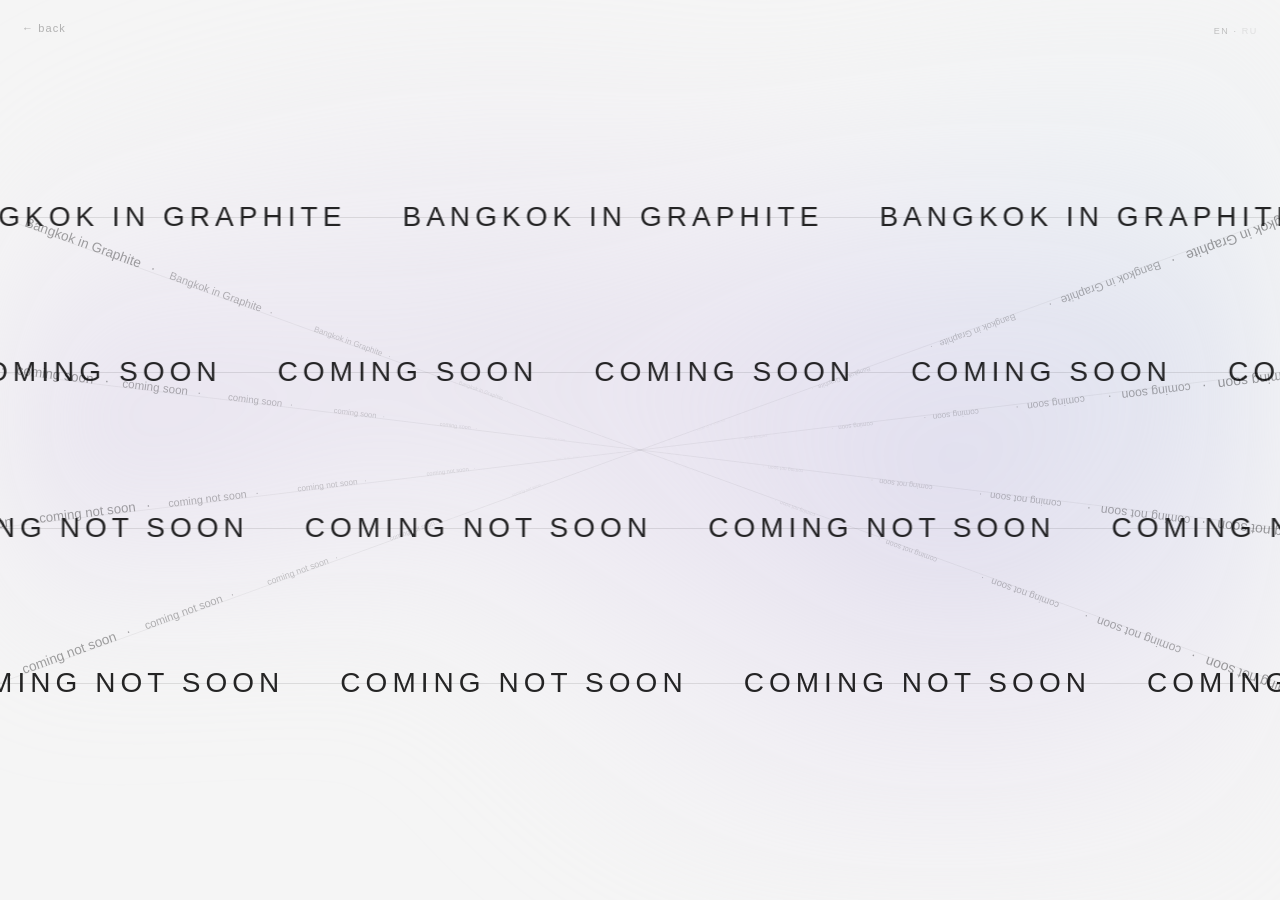
<file: collections/index.html>
<!DOCTYPE html>
<html lang="en">
<head>
  <meta charset="UTF-8" />
  <meta name="viewport" content="width=device-width, initial-scale=1.0, maximum-scale=1.0, user-scalable=no" />
  <title>Collections — VoidWall</title>
  <link rel="icon" type="image/svg+xml" href="../favicon.svg">
  <style>
    * { margin: 0; padding: 0; box-sizing: border-box; }

    body {
      background: #f5f5f5;
      font-family: 'Segoe UI', sans-serif;
      height: 100vh;
      overflow: hidden;
      -webkit-user-select: none;
      user-select: none;
    }

    #back {
      position: fixed;
      top: 22px; left: 22px; z-index: 10;
      font-size: 11px;
      color: rgba(0,0,0,0.28);
      letter-spacing: 0.10em;
      text-decoration: none;
      transition: color 0.2s;
    }
    #back:hover { color: rgba(0,0,0,0.65); }

    #lines {
      position: fixed;
      inset: 0;
      display: flex;
      flex-direction: column;
      justify-content: space-evenly;
      padding: 10vh 0;
    }

    .ticker-row {
      position: relative;
      height: 56px;
      display: flex;
      align-items: center;
      overflow: hidden;
    }
    .ticker-row::after {
      content: '';
      position: absolute;
      left: 0; right: 0; top: 50%; height: 1px;
      background: rgba(0,0,0,0.10);
      pointer-events: none;
    }
    .ticker-inner {
      display: flex;
      white-space: nowrap;
      will-change: transform;
    }
    .ticker-inner span {
      font-size: 28px;
      font-weight: 300;
      letter-spacing: 0.18em;
      text-transform: uppercase;
      color: rgba(0,0,0,0.85);
      padding-right: 2em;
    }

    #bliks-canvas {
      position: fixed;
      inset: 0;
      pointer-events: none;
      z-index: 0;
      filter: blur(60px);
    }
    #persp-canvas {
      position: fixed;
      inset: 0;
      pointer-events: none;
      z-index: 1;
    }
    #lines { z-index: 2; }

    @media (hover: hover) {
      .ticker-row { transition: transform 0.3s ease; }
      .ticker-row:hover .ticker-inner { animation-play-state: paused; }
      .ticker-row:hover { transform: scaleY(1.35); }
    }
    @media (max-width: 767px) {
      /* blur дорогой на мобиле — скрываем */
      #bliks-canvas { display: none; }
    }

    #drag-hint {
      position: fixed;
      bottom: 36px;
      left: 50%;
      transform: translateX(-50%);
      font-size: 10px;
      letter-spacing: 0.22em;
      text-transform: uppercase;
      color: rgba(0,0,0,0.38);
      pointer-events: none;
      z-index: 10;
      white-space: nowrap;
      animation: hintFade 4.2s ease forwards;
    }
    @keyframes hintFade {
      0%   { opacity: 0; }
      12%  { opacity: 1; }
      70%  { opacity: 1; }
      100% { opacity: 0; }
    }
    #drag-hint.hidden { opacity: 0; transition: opacity 0.4s; animation: none; }
  </style>
</head>
<body>

<div id="drag-hint"></div>
<canvas id="bliks-canvas"></canvas>
<canvas id="persp-canvas"></canvas>
<a id="back" href="../"></a>

<div id="lines">
  <div class="ticker-row" data-dir="-1" data-speed="0.071" data-href="../gallery" data-text="Bangkok in Graphite" style="cursor:pointer;"></div>
  <div class="ticker-row" data-dir="1"  data-speed="0.045" data-i18n="coming_soon"></div>
  <div class="ticker-row" data-dir="-1" data-speed="0.111" data-i18n="coming_not_soon"></div>
  <div class="ticker-row" data-dir="1"  data-speed="0.071" data-i18n="coming_not_soon"></div>
</div>

<script src="../js/i18n.js?v=4"></script>
<script>
  I18N.addToggle('light');
  document.getElementById('back').textContent = I18N.t('back');

  // Подсказка
  const dragHint = document.getElementById('drag-hint');
  dragHint.textContent = I18N.t('hint_collection');
  dragHint.addEventListener('animationend', () => dragHint.classList.add('hidden'));

  window.addEventListener('langchange', () => {
    document.getElementById('back').textContent = I18N.t('back');
    dragHint.textContent = I18N.t('hint_collection');
    fillAll();
  });

  const rows = Array.from(document.querySelectorAll('.ticker-row'));

  function fillRow(row, attempt = 0) {
    const text = row.dataset.i18n ? I18N.t(row.dataset.i18n) : row.dataset.text;
    if (!text) return;
    const probe = document.createElement('span');
    probe.style.cssText = 'position:absolute;visibility:hidden;font-size:28px;font-weight:300;letter-spacing:0.18em;text-transform:uppercase;padding-right:2em;white-space:nowrap;';
    probe.textContent = text;
    document.body.appendChild(probe);
    const w = probe.getBoundingClientRect().width;
    probe.remove();
    if (!w && attempt < 20) { requestAnimationFrame(() => fillRow(row, attempt + 1)); return; }
    let count = Math.ceil(window.innerWidth * 2.4 / w);
    if (count % 2 !== 0) count++;
    if (count < 4) count = 4;
    let inner = row.querySelector('.ticker-inner');
    if (!inner) { inner = document.createElement('div'); inner.className = 'ticker-inner'; row.appendChild(inner); }
    inner.innerHTML = Array(count).fill(`<span>${text}</span>`).join('');
  }

  function fillAll() { rows.forEach(fillRow); }
  fillAll();

  // ── Блики как от съёмки экрана ──
  const bCanvas = document.getElementById('bliks-canvas');
  const bCtx    = bCanvas.getContext('2d');
  let scrollPhase = 0;

  function resizeBliks() { bCanvas.width = window.innerWidth; bCanvas.height = window.innerHeight; }
  resizeBliks();

  // Параметры бликов — каждый blob движется по своей траектории
  const BLOBS = [
    { fx: 0.38, fy: 0.28, rx: 0.55, ry: 0.40, sp: 0.07, ph: 0.0,  a: 0.55 },
    { fx: 0.62, fy: 0.65, rx: 0.45, ry: 0.50, sp: 0.05, ph: 2.1,  a: 0.45 },
    { fx: 0.20, fy: 0.52, rx: 0.35, ry: 0.30, sp: 0.09, ph: 4.3,  a: 0.40 },
    { fx: 0.75, fy: 0.38, rx: 0.40, ry: 0.45, sp: 0.06, ph: 1.5,  a: 0.38 },
  ];

  function drawBliks(t) {
    const W = bCanvas.width, H = bCanvas.height;
    bCtx.clearRect(0, 0, W, H);

    // multiply затемняет фон — блики видны как более тёмные/насыщенные пятна
    bCtx.globalCompositeOperation = 'multiply';

    // Плавающие пятна — слегка тонированные, как отражение RGB-пикселей
    BLOBS.forEach(b => {
      const cx = W * (b.fx + Math.sin(t * b.sp + b.ph) * 0.14 + scrollPhase * 0.02);
      const cy = H * (b.fy + Math.cos(t * b.sp * 0.7 + b.ph) * 0.11 + scrollPhase * 0.01);
      const rw = W * b.rx, rh = H * b.ry;
      const flicker = 0.8 + Math.sin(t * 13.7 + b.ph) * 0.2;

      bCtx.save();
      bCtx.translate(cx, cy);
      bCtx.scale(1, rh / rw);
      const g = bCtx.createRadialGradient(0, 0, 0, 0, 0, rw);
      // тонированные пятна: тёплый/холодный оттенок
      const warm = b.ph % 2 < 1;
      const c0 = warm ? `rgba(210,200,230,${(b.a * flicker).toFixed(3)})` : `rgba(200,215,235,${(b.a * flicker).toFixed(3)})`;
      const c1 = warm ? `rgba(225,215,240,${(b.a * 0.4 * flicker).toFixed(3)})` : `rgba(215,228,245,${(b.a * 0.4 * flicker).toFixed(3)})`;
      g.addColorStop(0,   c0);
      g.addColorStop(0.6, c1);
      g.addColorStop(1,   'rgba(245,245,245,0)');
      bCtx.fillStyle = g;
      bCtx.beginPath();
      bCtx.arc(0, 0, rw, 0, Math.PI * 2);
      bCtx.fill();
      bCtx.restore();
    });

    bCtx.globalCompositeOperation = 'source-over';
  }

  // ── Canvas перспективы ──
  const pCanvas = document.getElementById('persp-canvas');
  const pCtx    = pCanvas.getContext('2d');
  const perspOffsets = rows.map(() => 0); // смещение текста на каждой из 8 линий

  // Кэш Y-позиций строк — не читаем getBoundingClientRect каждый кадр
  let rowYCache = [];
  function cacheRowY() {
    rowYCache = rows.map(r => { const rc = r.getBoundingClientRect(); return rc.top + rc.height / 2; });
  }

  function resizePersp() {
    pCanvas.width  = window.innerWidth;
    pCanvas.height = window.innerHeight;
    cacheRowY();
  }
  resizePersp();
  window.addEventListener('resize', () => { fillAll(); resizeBliks(); resizePersp(); });
  setTimeout(cacheRowY, 50); // после layout

  // Рисует бегущий текст вдоль линии с перспективным уменьшением
  function drawPerspLine(x1, y1, x2, y2, text, offset) {
    const dx  = x2 - x1, dy = y2 - y1;
    const len = Math.sqrt(dx * dx + dy * dy);
    const ang = Math.atan2(dy, dx);

    pCtx.save();
    pCtx.translate(x1, y1);
    pCtx.rotate(ang);

    const unit = text + '   ·   ';
    pCtx.font = '300 14px Segoe UI, sans-serif';
    const unitW = pCtx.measureText(unit).width;

    let x = -((offset % unitW + unitW) % unitW);
    while (x < len) {
      const t     = Math.max(0, x / len);          // 0=спереди 1=VP
      const scale = Math.max(0.04, 1 - t * 0.88);  // текст уменьшается к VP
      const alpha = Math.max(0, (1 - t) * 0.45);
      if (x > -unitW && alpha > 0.005) {
        pCtx.save();
        pCtx.translate(x, 0);
        pCtx.scale(scale, scale);
        pCtx.globalAlpha = alpha;
        pCtx.fillText(unit, 0, 0);
        pCtx.restore();
      }
      x += unitW;
    }
    pCtx.restore();
  }

  function drawPerspCanvas(mult) {
    pCtx.clearRect(0, 0, pCanvas.width, pCanvas.height);
    const W  = pCanvas.width, H = pCanvas.height;
    const vx = W / 2, vy = H / 2;

    pCtx.fillStyle = 'rgba(0,0,0,0.82)';

    rows.forEach((row, i) => {
      const ry   = rowYCache[i] || 0;
      const text = row.dataset.i18n ? I18N.t(row.dataset.i18n) : row.dataset.text;
      if (!text) return;

      // линия слева и справа от строки к точке схода
      pCtx.strokeStyle = 'rgba(0,0,0,0.09)';
      pCtx.lineWidth   = 0.6;
      pCtx.beginPath(); pCtx.moveTo(0, ry); pCtx.lineTo(vx, vy); pCtx.stroke();
      pCtx.beginPath(); pCtx.moveTo(W, ry); pCtx.lineTo(vx, vy); pCtx.stroke();

      // левая: наружу (от VP к краю) — обратный offset → замкнутый поток по кругу
      drawPerspLine(0, ry, vx, vy, text, -perspOffsets[i]);
      // правая: внутрь (от края к VP)
      drawPerspLine(W, ry, vx, vy, text,  perspOffsets[i]);

      // сдвигаем со знаком scrollDir — направление меняется со скролом
      perspOffsets[i] += scrollDir * BASE[i] * mult * 30;
    });
  }

  document.querySelector('[data-href]').addEventListener('click', e => {
    location.href = e.currentTarget.dataset.href;
  });

  // ── JS-тикер со скролл-ускорением ──
  const isMobile = window.innerWidth < 768;
  const BASE   = rows.map(r => parseFloat(r.dataset.speed));
  const px     = rows.map(() => 0); // пиксельное смещение
  const paused = rows.map(() => false);
  // Кэш half чтобы не читать scrollWidth каждый кадр (layout thrashing)
  const halfCache = rows.map(() => 0);

  function updateHalfCache() {
    rows.forEach((row, i) => {
      const inner = row.querySelector('.ticker-inner');
      if (inner) halfCache[i] = inner.scrollWidth / 2;
    });
  }
  // Обновляем после fillAll и при ресайзе
  setTimeout(updateHalfCache, 100);
  window.addEventListener('resize', updateHalfCache);

  let boost     = 0;
  let scrollDir = 1;  // направление скрола: 1 = вниз, -1 = вверх
  let lastTime  = performance.now();

  rows.forEach((row, i) => {
    row.addEventListener('mouseenter', () => { paused[i] = true; });
    row.addEventListener('mouseleave', () => { paused[i] = false; });
  });

  function tick(now) {
    const dt = Math.min((now - lastTime) / 1000, 0.05);
    lastTime = now;

    boost *= 0.92;
    const mult = 1 + boost * 15;

    rows.forEach((row, i) => {
      const half = halfCache[i];
      if (!half || paused[i]) return;
      px[i] = (px[i] + scrollDir * BASE[i] * half * mult * dt + half) % half;
      // translate3d форсирует GPU-слой для плавности
      row.querySelector('.ticker-inner').style.transform = `translate3d(-${px[i]}px,0,0)`;
    });

    if (!isMobile) drawBliks(now / 1000);
    drawPerspCanvas(mult);

    requestAnimationFrame(tick);
  }
  requestAnimationFrame(tick);

  function addBoost(d) {
    if (Math.abs(d) > 0.5) scrollDir = d > 0 ? 1 : -1;
    boost = Math.min(1, boost + Math.abs(d) * 0.010);
    scrollPhase += d * 0.003;
  }

  window.addEventListener('wheel', e => addBoost(e.deltaY), { passive: true });

  let touchY = 0;
  window.addEventListener('touchstart', e => { touchY = e.touches[0].clientY; }, { passive: true });
  window.addEventListener('touchmove',  e => {
    const dy = touchY - e.touches[0].clientY;
    touchY = e.touches[0].clientY;
    addBoost(dy * 3);
  }, { passive: true });
</script>
</body>
</html>
</file>
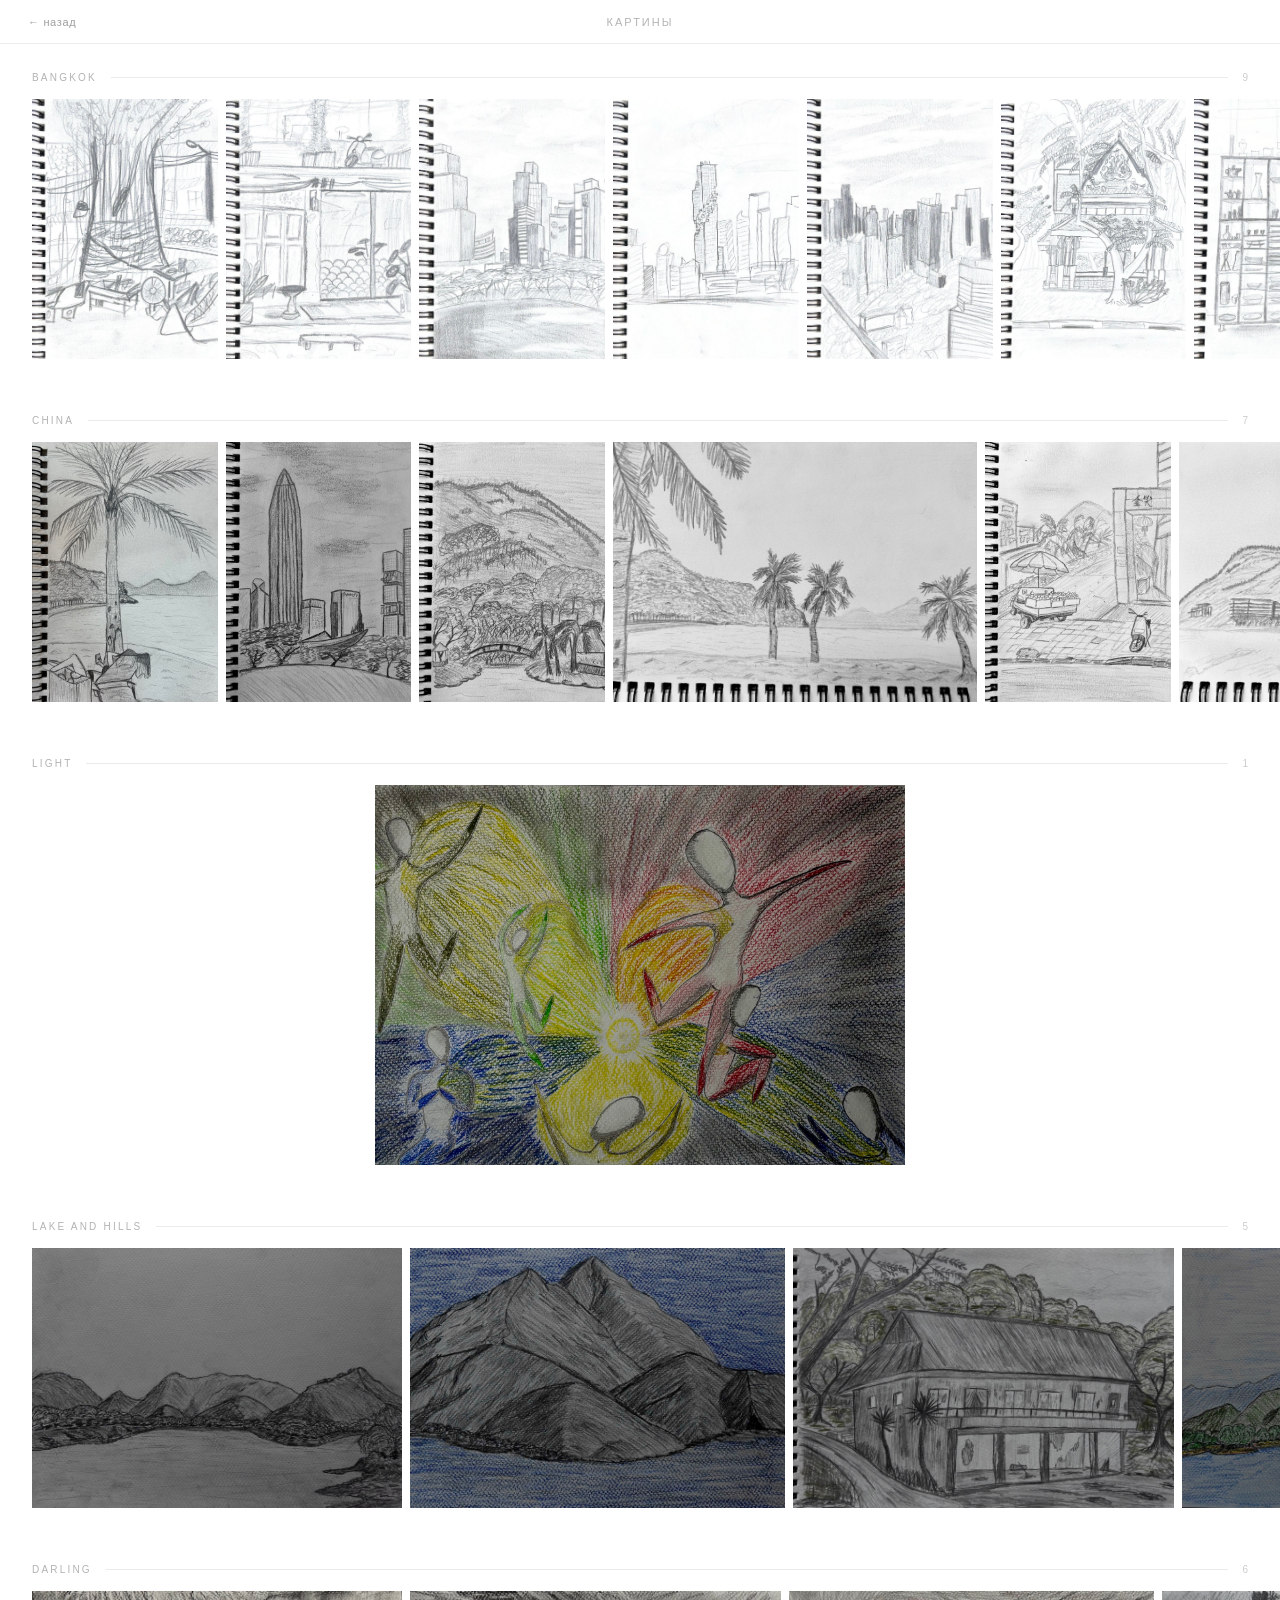
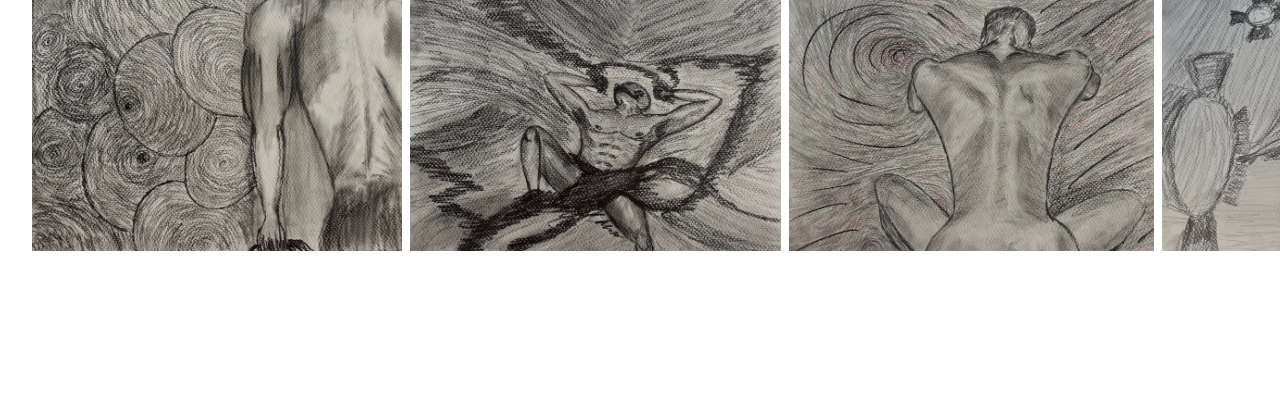
<file: paintings/index.html>
<!DOCTYPE html>
<html lang="ru">
<head>
  <meta charset="UTF-8" />
  <meta name="viewport" content="width=device-width, initial-scale=1.0" />
  <title>Картины — VoidWall</title>
  <link rel="icon" type="image/svg+xml" href="../favicon.svg">
  <style>
    * { margin: 0; padding: 0; box-sizing: border-box; }

    body {
      background: #fff;
      font-family: 'Helvetica Neue', Helvetica, Arial, sans-serif;
    }

    /* ── Навигация ─────────────────────────────────────────── */
    #nav {
      position: fixed; top: 0; left: 0; right: 0; z-index: 100;
      height: 44px;
      background: rgba(255,255,255,0.92);
      backdrop-filter: blur(8px);
      border-bottom: 1px solid rgba(0,0,0,0.07);
      display: flex; align-items: center;
      padding: 0 28px;
    }
    #back {
      font-size: 11px; color: rgba(0,0,0,0.38);
      text-decoration: none; letter-spacing: 0.06em;
      transition: color 0.2s;
    }
    #back:hover { color: #000; }
    #nav-title {
      position: absolute; left: 50%; transform: translateX(-50%);
      font-size: 11px; letter-spacing: 0.18em;
      text-transform: uppercase; color: rgba(0,0,0,0.3);
    }

    /* ── Страница ─────────────────────────────────────────── */
    #page {
      padding-top: 72px;
      padding-bottom: 100px;
    }

    /* ── Секция ──────────────────────────────────────────── */
    .section {
      margin-bottom: 56px;
    }

    .section-header {
      display: flex; align-items: center; gap: 14px;
      padding: 0 32px 16px;
    }
    .section-name {
      font-size: 10px; letter-spacing: 0.22em;
      text-transform: uppercase; color: rgba(0,0,0,0.3);
      white-space: nowrap;
    }
    .section-line {
      flex: 1; height: 1px; background: rgba(0,0,0,0.08);
    }
    .section-count {
      font-size: 10px; color: rgba(0,0,0,0.2);
    }

    /* ── Горизонтальная полоса ───────────────────────────── */
    .strip {
      display: flex;
      gap: 8px;
      padding: 0 32px;
      overflow-x: auto;
      overflow-y: hidden;
      -webkit-overflow-scrolling: touch;
      touch-action: pan-x;
      scrollbar-width: thin;
      scrollbar-color: rgba(0,0,0,0.15) transparent;
      cursor: grab;
    }
    .strip:active { cursor: grabbing; }
    .strip::-webkit-scrollbar { height: 3px; }
    .strip::-webkit-scrollbar-track { background: transparent; }
    .strip::-webkit-scrollbar-thumb {
      background: rgba(0,0,0,0.15);
      border-radius: 2px;
    }

    /* Явная высота на ячейке — не зависит от align-items */
    .strip .c {
      height: 260px;
      flex-shrink: 0;
    }
    .strip .c img {
      height: 100%;
      width: auto;
      display: block;
      pointer-events: none;
    }

    /* Одиночная работа */
    .strip.solo { justify-content: center; }
    .strip.solo .c { height: 380px; }

    /* ── Мобильная ────────────────────────────────────────── */
    @media (max-width: 680px) {
      .section-header { padding: 0 16px 14px; }
      .strip { padding: 0 16px; gap: 6px; }
      .strip .c { height: 200px; }
      .strip.solo .c { height: 300px; }
    }
  </style>
</head>
<body>

<div id="nav">
  <a id="back" href="../index.html">← назад</a>
  <span id="nav-title">Картины</span>
</div>

<div id="page">

  <!-- ══════════════ BANGKOK ══════════════ -->
  <div class="section">
    <div class="section-header">
      <span class="section-name">Bangkok</span>
      <div class="section-line"></div>
      <span class="section-count">9</span>
    </div>
    <div class="strip">
      <div class="c"><img src="../assets/images/bangkok-banyan-street.jpg"   alt=""></div>
      <div class="c"><img src="../assets/images/bangkok-cafe-window.jpg"     alt=""></div>
      <div class="c"><img src="../assets/images/bangkok-downtown.jpg"        alt=""></div>
      <div class="c"><img src="../assets/images/bangkok-mahanakhon.jpg"      alt=""></div>
      <div class="c"><img src="../assets/images/bangkok-rooftop-view.jpg"    alt=""></div>
      <div class="c"><img src="../assets/images/bangkok-temple.jpg"          alt=""></div>
      <div class="c"><img src="../assets/images/bangkok-the-shop.jpg"        alt=""></div>
      <div class="c"><img src="../assets/images/bangkok-tower-riverside.jpg" alt=""></div>
      <div class="c"><img src="../assets/images/bangkok-trees-and-glass.jpg" alt=""></div>
    </div>
  </div>

  <!-- ══════════════ CHINA ══════════════ -->
  <div class="section">
    <div class="section-header">
      <span class="section-name">China</span>
      <div class="section-line"></div>
      <span class="section-count">7</span>
    </div>
    <div class="strip">
      <div class="c"><img src="../assets/images/china-5558.jpeg"  alt=""></div>
      <div class="c"><img src="../assets/images/china-6262.jpeg"  alt=""></div>
      <div class="c"><img src="../assets/images/china-6264.jpeg"  alt=""></div>
      <div class="c"><img src="../assets/images/china-6265.jpeg"  alt=""></div>
      <div class="c"><img src="../assets/images/china-6266.jpeg"  alt=""></div>
      <div class="c"><img src="../assets/images/china-6267.jpeg"  alt=""></div>
      <div class="c"><img src="../assets/images/china-6268.jpeg"  alt=""></div>
    </div>
  </div>

  <!-- ══════════════ LIGHT ══════════════ -->
  <div class="section">
    <div class="section-header">
      <span class="section-name">Light</span>
      <div class="section-line"></div>
      <span class="section-count">1</span>
    </div>
    <div class="strip solo">
      <div class="c"><img src="../assets/images/light.jpeg" alt=""></div>
    </div>
  </div>

  <!-- ══════════════ LAKE AND HILLS ══════════════ -->
  <div class="section">
    <div class="section-header">
      <span class="section-name">Lake and Hills</span>
      <div class="section-line"></div>
      <span class="section-count">5</span>
    </div>
    <div class="strip">
      <div class="c"><img src="../assets/images/lake-hills-7439.jpeg" alt=""></div>
      <div class="c"><img src="../assets/images/lake-hills-7440.jpeg" alt=""></div>
      <div class="c"><img src="../assets/images/lake-hills-pencil.jpeg" alt=""></div>
      <div class="c"><img src="../assets/images/lake-hills-7441.jpeg" alt=""></div>
      <div class="c"><img src="../assets/images/lake-hills-7442.jpeg" alt=""></div>
    </div>
  </div>

  <!-- ══════════════ DARLING ══════════════ -->
  <div class="section">
    <div class="section-header">
      <span class="section-name">Darling</span>
      <div class="section-line"></div>
      <span class="section-count">6</span>
    </div>
    <div class="strip">
      <div class="c"><img src="../assets/images/darling-7626.jpeg" alt=""></div>
      <div class="c"><img src="../assets/images/darling-7627.jpeg" alt=""></div>
      <div class="c"><img src="../assets/images/darling-7628.jpeg" alt=""></div>
      <div class="c"><img src="../assets/images/darling-7986.jpeg" alt=""></div>
      <div class="c"><img src="../assets/images/darling-7987.jpeg" alt=""></div>
      <div class="c"><img src="../assets/images/darling-7988.jpeg" alt=""></div>
    </div>
  </div>

</div>

<script>
  // Drag-to-scroll для каждой полосы
  document.querySelectorAll('.strip').forEach(strip => {
    let down = false, startX = 0, scrollLeft = 0;

    strip.addEventListener('mousedown', e => {
      down = true;
      startX = e.pageX - strip.offsetLeft;
      scrollLeft = strip.scrollLeft;
    });
    window.addEventListener('mouseup',   () => { down = false; });
    window.addEventListener('mousemove', e => {
      if (!down) return;
      e.preventDefault();
      const x = e.pageX - strip.offsetLeft;
      strip.scrollLeft = scrollLeft - (x - startX);
    }, { passive: false });

  });
</script>
</body>
</html>
</file>
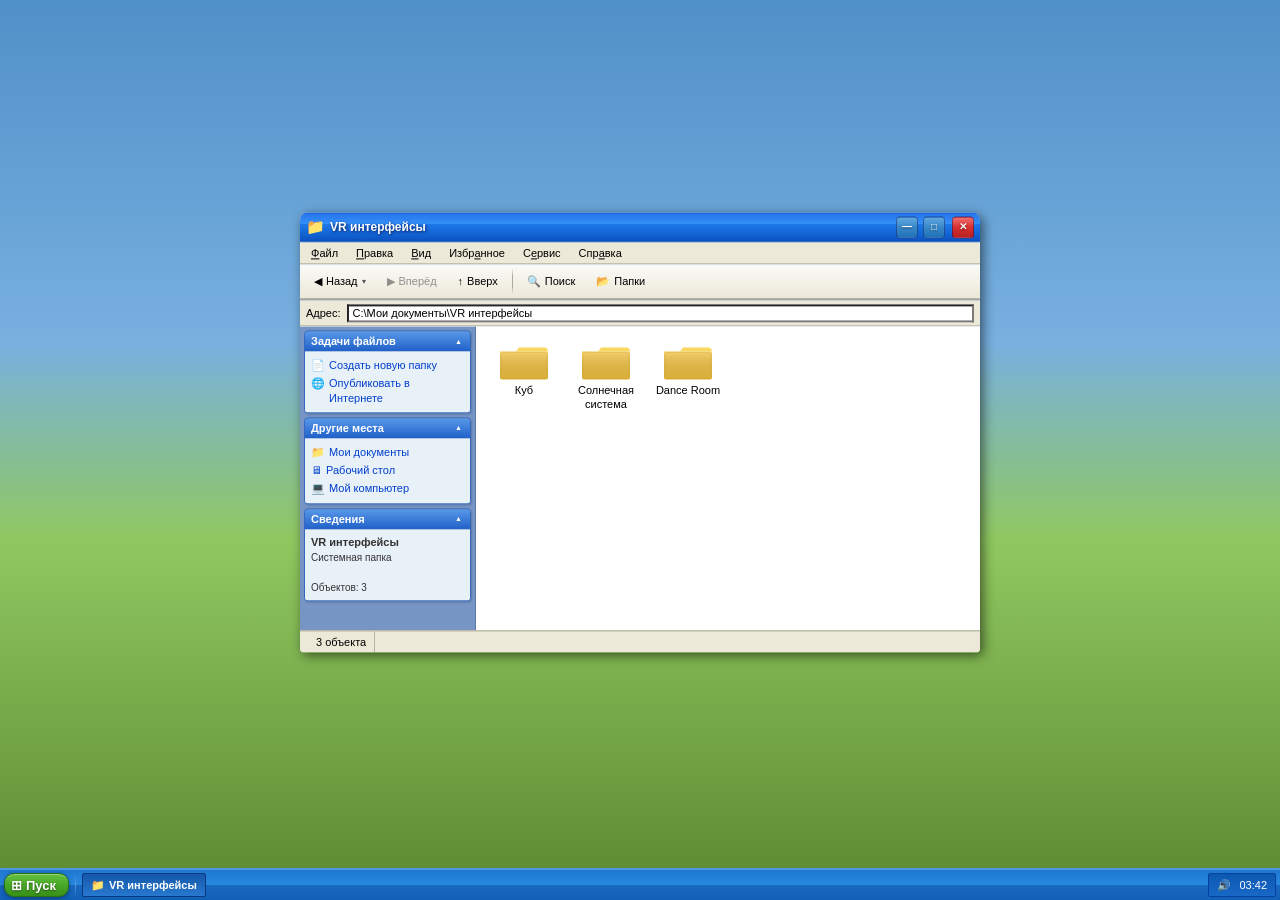
<file: vr/index.html>
<!DOCTYPE html>
<html lang="ru">
<head>
  <meta charset="UTF-8" />
  <meta name="viewport" content="width=device-width, initial-scale=1.0" />
  <title>VR интерфейсы — VoidWall</title>
  <link rel="icon" type="image/svg+xml" href="../favicon.svg">
  <style>
    * { margin: 0; padding: 0; box-sizing: border-box; }

    body {
      width: 100vw; height: 100vh;
      overflow: hidden;
      font-family: Tahoma, 'MS Sans Serif', sans-serif;
      font-size: 11px;
      background: linear-gradient(180deg, #5090c8 0%, #78b0e0 38%, #90c860 60%, #5a8830 100%);
      user-select: none;
      -webkit-user-select: none;
    }

    #window {
      position: absolute;
      top: 50%; left: 50%;
      transform: translate(-50%, -54%);
      width: min(680px, 96vw);
      height: min(440px, 84vh);
      display: flex; flex-direction: column;
      border-radius: 8px 8px 4px 4px;
      box-shadow: 3px 3px 12px rgba(0,0,0,0.55), inset 0 0 0 1px rgba(255,255,255,0.25);
      overflow: hidden;
      animation: winOpen 0.18s ease-out forwards;
    }
    @keyframes winOpen {
      from { opacity: 0; transform: translate(-50%, -54%) scale(0.92); }
      to   { opacity: 1; transform: translate(-50%, -54%) scale(1); }
    }

    .titlebar {
      height: 30px;
      background: linear-gradient(180deg,
        #1e5cd8 0%, #2878ee 8%, #3490f8 40%,
        #1e78e8 41%, #1060d0 80%, #0c50c0 100%);
      display: flex; align-items: center;
      padding: 0 6px; gap: 5px;
      border-radius: 7px 7px 0 0;
      border-bottom: 1px solid #0840a8;
      flex-shrink: 0;
    }
    .titlebar-icon { font-size: 15px; }
    .titlebar-title {
      flex: 1; color: #fff;
      font-weight: bold; font-size: 12px;
      text-shadow: 1px 1px 3px rgba(0,0,60,0.7);
    }
    .wbtn {
      width: 22px; height: 22px; border-radius: 4px;
      border: 1px solid rgba(0,0,80,0.4);
      font-size: 10px; font-weight: bold;
      cursor: pointer; display: flex; align-items: center; justify-content: center;
      color: #fff; text-shadow: 0 1px 2px rgba(0,0,0,0.5);
    }
    .wbtn-min, .wbtn-max {
      background: linear-gradient(180deg, #60a8e0 0%, #3888c8 50%, #2070b8 100%);
    }
    .wbtn-close {
      background: linear-gradient(180deg, #f07070 0%, #d83030 50%, #b82020 100%);
      margin-left: 2px;
    }
    .wbtn:hover { filter: brightness(1.18); }
    .wbtn:active { filter: brightness(0.88); }

    .menubar {
      background: #ece9d8; border-bottom: 1px solid #aca899;
      height: 22px; flex-shrink: 0;
      display: flex; align-items: center; padding: 0 2px;
    }
    .menubar span {
      padding: 2px 9px; border-radius: 2px; cursor: default;
    }
    .menubar span:hover { background: #316ac5; color: #fff; }

    .toolbar {
      background: linear-gradient(180deg, #fafaf8 0%, #ece9d8 100%);
      border-bottom: 2px solid #aca899;
      height: 36px; flex-shrink: 0;
      display: flex; align-items: center; padding: 0 4px; gap: 1px;
    }
    .tbtn {
      height: 28px; padding: 0 9px;
      background: none; border: 1px solid transparent; border-radius: 3px;
      cursor: pointer; display: flex; align-items: center; gap: 4px;
      font-family: Tahoma, sans-serif; font-size: 11px;
    }
    .tbtn:hover {
      background: linear-gradient(180deg, #fff 0%, #e8e0d0 100%);
      border-color: #b0a898;
    }
    .tbtn.disabled { opacity: 0.4; pointer-events: none; }
    .tsep {
      width: 1px; height: 26px; margin: 0 3px;
      background: linear-gradient(180deg, transparent 0%, #aca899 30%, #aca899 70%, transparent 100%);
    }

    .addressbar {
      background: #ece9d8; border-bottom: 1px solid #aca899;
      height: 26px; flex-shrink: 0;
      display: flex; align-items: center; padding: 0 6px; gap: 6px;
    }
    .addr-label { font-size: 11px; }
    .addr-input {
      flex: 1; height: 18px;
      border: 2px inset #7a7a7a; padding: 0 4px;
      font-family: Tahoma, sans-serif; font-size: 11px;
      background: #fff; outline: none;
    }

    .content {
      flex: 1; display: flex; overflow: hidden; background: #fff;
    }

    .left-panel {
      width: 176px; flex-shrink: 0;
      background: #7695c5; border-right: 1px solid #5a78b0;
      overflow-y: auto; padding: 4px;
      display: flex; flex-direction: column; gap: 4px;
    }
    .task-box { border: 1px solid #3468c0; border-radius: 4px; overflow: hidden; box-shadow: 1px 1px 2px rgba(0,0,0,0.2); }
    .task-head {
      background: linear-gradient(180deg, #5898e8 0%, #2060c8 100%);
      color: #fff; font-weight: bold; font-size: 11px;
      padding: 4px 8px 4px 6px;
      display: flex; justify-content: space-between; align-items: center;
    }
    .task-head-arrow { font-size: 7px; }
    .task-body { background: #e8f0f8; padding: 5px 6px; font-size: 11px; }
    .task-link {
      display: flex; align-items: flex-start; gap: 4px;
      color: #0040cc; text-decoration: none; padding: 2px 0; line-height: 1.3;
    }
    .task-link:hover { text-decoration: underline; color: #00f; }
    .task-info { font-size: 10px; color: #333; line-height: 1.5; }
    .task-info b { display: block; font-size: 11px; }

    .file-area {
      flex: 1; overflow-y: auto; padding: 8px;
      display: flex; flex-wrap: wrap;
      align-content: flex-start; gap: 2px; background: #fff;
    }

    .folder {
      width: 80px;
      display: flex; flex-direction: column; align-items: center;
      padding: 6px 4px 5px;
      border: 1px solid transparent; border-radius: 2px;
      cursor: pointer; text-decoration: none; color: #000;
    }
    .folder:hover { background: #d8ecff; border-color: #6898d0; }
    .folder.selected { background: #c0d8f8; border-color: #3060b0; }
    .folder-svg { width: 48px; height: 40px; display: block; }
    .folder-label {
      font-size: 11px; text-align: center; margin-top: 3px;
      line-height: 1.25; word-break: break-word; max-width: 76px;
    }
    .folder.selected .folder-label {
      background: #2060c0; color: #fff; padding: 1px 3px; border-radius: 1px;
    }

    .statusbar {
      height: 22px; flex-shrink: 0;
      background: #ece9d8; border-top: 1px solid #aca899;
      display: flex; align-items: center; padding: 0 8px; gap: 0;
    }
    .status-panel {
      height: 100%; padding: 0 8px;
      display: flex; align-items: center;
      border-right: 1px solid #b8b0a0; font-size: 11px;
    }

    #taskbar {
      position: fixed; bottom: 0; left: 0; right: 0; height: 32px;
      background: linear-gradient(180deg, #1e78d0 0%, #2888e0 50%, #1868c0 51%, #1060b8 100%);
      border-top: 2px solid #5098e0;
      display: flex; align-items: center; padding: 0 4px; z-index: 1000; gap: 4px;
    }
    .start-btn {
      height: 24px; padding: 0 12px 0 6px;
      background: linear-gradient(180deg, #68c040 0%, #48a828 50%, #389018 100%);
      border: 1px solid #287010; border-radius: 10px; cursor: pointer;
      display: flex; align-items: center; gap: 4px;
      font-family: Tahoma, sans-serif; font-size: 13px;
      font-weight: bold; color: #fff;
      text-shadow: 0 1px 2px rgba(0,0,0,0.5);
      box-shadow: 0 1px 4px rgba(0,0,0,0.4), inset 0 1px 0 rgba(255,255,255,0.3);
    }
    .start-btn:hover { filter: brightness(1.12); }
    .taskbar-sep { width: 1px; height: 24px; margin: 0 2px; background: linear-gradient(180deg, transparent, #5898d8, transparent); }
    .taskbar-task {
      height: 24px; padding: 0 8px;
      background: linear-gradient(180deg, #1458a8 0%, #2878d0 100%);
      border: 1px solid #0a3880; border-radius: 2px; cursor: pointer;
      display: flex; align-items: center; gap: 4px;
      font-family: Tahoma, sans-serif; font-size: 11px; color: #fff; font-weight: bold;
    }
    .taskbar-tray {
      margin-left: auto; height: 24px; padding: 0 8px;
      background: linear-gradient(180deg, #0c58b0 0%, #1868c8 100%);
      border: 1px solid #0840a0; border-radius: 2px;
      display: flex; align-items: center; gap: 8px;
    }
    .tray-clock { font-family: Tahoma, sans-serif; font-size: 11px; color: #fff; }

    @media (max-width: 600px) { .left-panel { display: none; } }
  </style>
</head>
<body>

<div id="window">
  <div class="titlebar">
    <span class="titlebar-icon">📁</span>
    <span class="titlebar-title">VR интерфейсы</span>
    <button class="wbtn wbtn-min">&#x2014;</button>
    <button class="wbtn wbtn-max">&#x25a1;</button>
    <button class="wbtn wbtn-close">&#x2715;</button>
  </div>

  <div class="menubar">
    <span><u>Ф</u>айл</span>
    <span><u>П</u>равка</span>
    <span><u>В</u>ид</span>
    <span>Избр<u>а</u>нное</span>
    <span>С<u>е</u>рвис</span>
    <span>Спр<u>а</u>вка</span>
  </div>

  <div class="toolbar">
    <button class="tbtn" onclick="window.location.href='../index.html'">
      <span>◀</span> <span>Назад</span> <span style="font-size:8px;color:#555">▾</span>
    </button>
    <button class="tbtn disabled"><span>▶</span> <span>Вперёд</span></button>
    <button class="tbtn" onclick="window.location.href='../index.html'"><span>↑</span> <span>Вверх</span></button>
    <div class="tsep"></div>
    <button class="tbtn"><span>🔍</span> <span>Поиск</span></button>
    <button class="tbtn"><span>📂</span> <span>Папки</span></button>
  </div>

  <div class="addressbar">
    <span class="addr-label">Адрес:</span>
    <input class="addr-input" value="C:\Мои документы\VR интерфейсы" readonly />
  </div>

  <div class="content">
    <div class="left-panel">
      <div class="task-box">
        <div class="task-head"><span>Задачи файлов</span><span class="task-head-arrow">▲</span></div>
        <div class="task-body">
          <a href="#" class="task-link"><span>📄</span><span>Создать новую папку</span></a>
          <a href="#" class="task-link"><span>🌐</span><span>Опубликовать в Интернете</span></a>
        </div>
      </div>
      <div class="task-box">
        <div class="task-head"><span>Другие места</span><span class="task-head-arrow">▲</span></div>
        <div class="task-body">
          <a href="../index.html" class="task-link"><span>📁</span><span>Мои документы</span></a>
          <a href="#" class="task-link"><span>🖥</span><span>Рабочий стол</span></a>
          <a href="#" class="task-link"><span>💻</span><span>Мой компьютер</span></a>
        </div>
      </div>
      <div class="task-box" id="detailBox">
        <div class="task-head"><span>Сведения</span><span class="task-head-arrow">▲</span></div>
        <div class="task-body">
          <div class="task-info" id="detailInfo">
            <b>VR интерфейсы</b>Системная папка<br><br>Объектов: 3
          </div>
        </div>
      </div>
    </div>

    <div class="file-area" id="fileArea">

      <a href="../live/" class="folder" data-name="Куб" data-info="Файл • рука + камера">
        <svg class="folder-svg" viewBox="0 0 48 40" fill="none">
          <rect x="0" y="10" width="48" height="28" rx="2" fill="#f0c040"/>
          <rect x="0" y="10" width="48" height="28" rx="2" fill="url(#fga)"/>
          <path d="M0 14 Q0 10 4 10 L16 10 L19 6 L44 6 Q48 6 48 10 L48 10 L0 10 Z" fill="#f8d860"/>
          <rect x="1" y="11" width="46" height="26" rx="1.5" fill="none" stroke="#d09820" stroke-width="0.5" opacity="0.5"/>
          <defs>
            <linearGradient id="fga" x1="0" y1="0" x2="0" y2="1">
              <stop offset="0%" stop-color="#fff" stop-opacity="0.25"/>
              <stop offset="100%" stop-color="#000" stop-opacity="0.08"/>
            </linearGradient>
          </defs>
        </svg>
        <span class="folder-label">Куб</span>
      </a>

      <a href="../void/" class="folder" data-name="Солнечная система" data-info="Файл • жесты + пространство">
        <svg class="folder-svg" viewBox="0 0 48 40" fill="none">
          <rect x="0" y="10" width="48" height="28" rx="2" fill="#f0c040"/>
          <rect x="0" y="10" width="48" height="28" rx="2" fill="url(#fgb)"/>
          <path d="M0 14 Q0 10 4 10 L16 10 L19 6 L44 6 Q48 6 48 10 L48 10 L0 10 Z" fill="#f8d860"/>
          <rect x="1" y="11" width="46" height="26" rx="1.5" fill="none" stroke="#d09820" stroke-width="0.5" opacity="0.5"/>
          <defs>
            <linearGradient id="fgb" x1="0" y1="0" x2="0" y2="1">
              <stop offset="0%" stop-color="#fff" stop-opacity="0.25"/>
              <stop offset="100%" stop-color="#000" stop-opacity="0.08"/>
            </linearGradient>
          </defs>
        </svg>
        <span class="folder-label">Солнечная система</span>
      </a>

      <a href="../dance/" class="folder" data-name="Dance Room" data-info="Файл • камера + тело">
        <svg class="folder-svg" viewBox="0 0 48 40" fill="none">
          <rect x="0" y="10" width="48" height="28" rx="2" fill="#f0c040"/>
          <rect x="0" y="10" width="48" height="28" rx="2" fill="url(#fgc)"/>
          <path d="M0 14 Q0 10 4 10 L16 10 L19 6 L44 6 Q48 6 48 10 L48 10 L0 10 Z" fill="#f8d860"/>
          <rect x="1" y="11" width="46" height="26" rx="1.5" fill="none" stroke="#d09820" stroke-width="0.5" opacity="0.5"/>
          <defs>
            <linearGradient id="fgc" x1="0" y1="0" x2="0" y2="1">
              <stop offset="0%" stop-color="#fff" stop-opacity="0.25"/>
              <stop offset="100%" stop-color="#000" stop-opacity="0.08"/>
            </linearGradient>
          </defs>
        </svg>
        <span class="folder-label">Dance Room</span>
      </a>

    </div>
  </div>

  <div class="statusbar">
    <div class="status-panel" id="statusLeft">3 объекта</div>
    <div class="status-panel" id="statusRight" style="border-right:none"></div>
  </div>
</div>

<div id="taskbar">
  <button class="start-btn" onclick="window.location.href='../index.html'">
    <span>⊞</span> Пуск
  </button>
  <div class="taskbar-sep"></div>
  <div class="taskbar-task"><span>📁</span> VR интерфейсы</div>
  <div class="taskbar-tray">
    <span>🔊</span>
    <span class="tray-clock" id="clock">00:00</span>
  </div>
</div>

<script>
  function tick() {
    const n = new Date();
    document.getElementById('clock').textContent =
      String(n.getHours()).padStart(2,'0') + ':' + String(n.getMinutes()).padStart(2,'0');
  }
  tick(); setInterval(tick, 10000);

  const folders = document.querySelectorAll('.folder');
  const statusLeft  = document.getElementById('statusLeft');
  const statusRight = document.getElementById('statusRight');
  const detailInfo  = document.getElementById('detailInfo');

  folders.forEach(f => {
    f.addEventListener('click', e => {
      if (f.dataset.singleClick) { delete f.dataset.singleClick; return; }
      e.preventDefault();
      folders.forEach(x => x.classList.remove('selected'));
      f.classList.add('selected');
      statusLeft.textContent  = '1 объект выбран';
      statusRight.textContent = f.dataset.info || '';
      detailInfo.innerHTML = `<b>${f.dataset.name}</b>${f.dataset.info || ''}`;
      f.dataset.singleClick = '1';
      setTimeout(() => { delete f.dataset.singleClick; }, 500);
    });
    f.addEventListener('dblclick', e => {
      e.preventDefault();
      if (f.getAttribute('href') !== '#') window.location.href = f.getAttribute('href');
    });
  });

  document.getElementById('fileArea').addEventListener('click', e => {
    if (e.target === e.currentTarget) {
      folders.forEach(x => x.classList.remove('selected'));
      statusLeft.textContent  = '3 объекта';
      statusRight.textContent = '';
      detailInfo.innerHTML    = '<b>VR интерфейсы</b>Системная папка<br><br>Объектов: 3';
    }
  });

  document.querySelector('.wbtn-close').addEventListener('click', () => {
    window.location.href = '../index.html';
  });
</script>
</body>
</html>
</file>
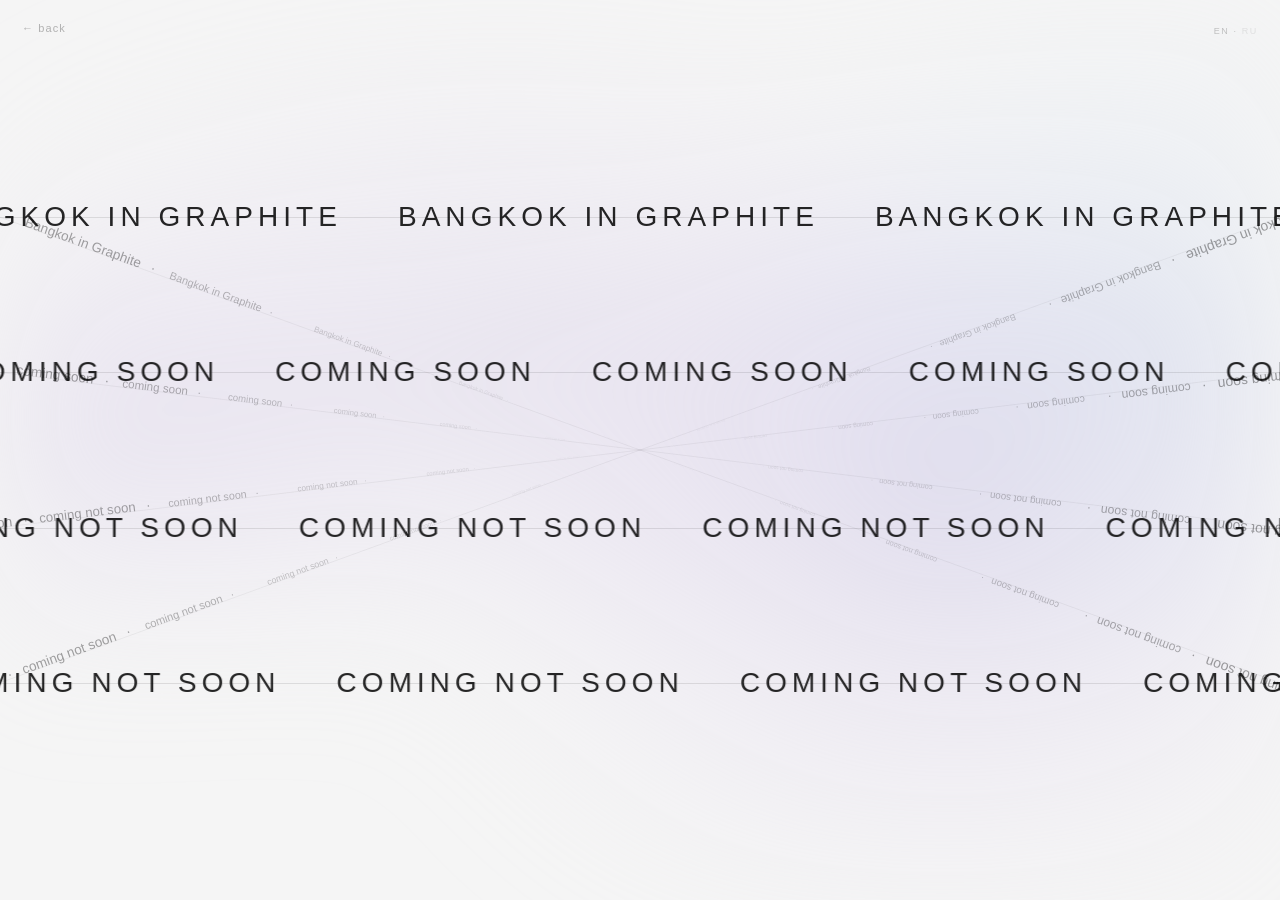
<file: collections.html>
<!DOCTYPE html>
<html lang="en">
<head>
  <meta charset="UTF-8" />
  <meta name="viewport" content="width=device-width, initial-scale=1.0, maximum-scale=1.0, user-scalable=no" />
  <title>Collections — VoidWall</title>
  <link rel="icon" type="image/svg+xml" href="favicon.svg">
  <style>
    * { margin: 0; padding: 0; box-sizing: border-box; }

    body {
      background: #f5f5f5;
      font-family: 'Segoe UI', sans-serif;
      height: 100vh;
      overflow: hidden;
      -webkit-user-select: none;
      user-select: none;
    }

    #back {
      position: fixed;
      top: 22px; left: 22px; z-index: 10;
      font-size: 11px;
      color: rgba(0,0,0,0.28);
      letter-spacing: 0.10em;
      text-decoration: none;
      transition: color 0.2s;
    }
    #back:hover { color: rgba(0,0,0,0.65); }

    #lines {
      position: fixed;
      inset: 0;
      display: flex;
      flex-direction: column;
      justify-content: space-evenly;
      padding: 10vh 0;
    }

    .ticker-row {
      position: relative;
      height: 56px;
      display: flex;
      align-items: center;
      overflow: hidden;
    }
    .ticker-row::after {
      content: '';
      position: absolute;
      left: 0; right: 0; top: 50%; height: 1px;
      background: rgba(0,0,0,0.10);
      pointer-events: none;
    }
    .ticker-inner {
      display: flex;
      white-space: nowrap;
      will-change: transform;
    }
    .ticker-inner span {
      font-size: 28px;
      font-weight: 300;
      letter-spacing: 0.18em;
      text-transform: uppercase;
      color: rgba(0,0,0,0.85);
      padding-right: 2em;
    }

    #bliks-canvas {
      position: fixed;
      inset: 0;
      pointer-events: none;
      z-index: 0;
      filter: blur(60px);
    }
    #persp-canvas {
      position: fixed;
      inset: 0;
      pointer-events: none;
      z-index: 1;
    }
    #lines { z-index: 2; }

    @media (hover: hover) {
      .ticker-row { transition: transform 0.3s ease; }
      .ticker-row:hover .ticker-inner { animation-play-state: paused; }
      .ticker-row:hover { transform: scaleY(1.35); }
    }
    @media (max-width: 767px) {
      #bliks-canvas { display: none; }
    }
  </style>
</head>
<body>

<canvas id="bliks-canvas"></canvas>
<canvas id="persp-canvas"></canvas>
<a id="back" href="index.html"></a>

<div id="lines">
  <div class="ticker-row" data-dir="-1" data-speed="0.071" data-href="gallery.html" data-text="Bangkok in Graphite" style="cursor:pointer;"></div>
  <div class="ticker-row" data-dir="1"  data-speed="0.045" data-i18n="coming_soon"></div>
  <div class="ticker-row" data-dir="-1" data-speed="0.111" data-i18n="coming_not_soon"></div>
  <div class="ticker-row" data-dir="1"  data-speed="0.071" data-i18n="coming_not_soon"></div>
</div>

<script src="js/i18n.js?v=4"></script>
<script>
  I18N.addToggle('light');
  document.getElementById('back').textContent = I18N.t('back');
  window.addEventListener('langchange', () => {
    document.getElementById('back').textContent = I18N.t('back');
    fillAll();
  });

  const rows = Array.from(document.querySelectorAll('.ticker-row'));

  function fillRow(row, attempt = 0) {
    const text = row.dataset.i18n ? I18N.t(row.dataset.i18n) : row.dataset.text;
    if (!text) return;
    const probe = document.createElement('span');
    probe.style.cssText = 'position:absolute;visibility:hidden;font-size:28px;font-weight:300;letter-spacing:0.18em;text-transform:uppercase;padding-right:2em;white-space:nowrap;';
    probe.textContent = text;
    document.body.appendChild(probe);
    const w = probe.getBoundingClientRect().width;
    probe.remove();
    if (!w && attempt < 20) { requestAnimationFrame(() => fillRow(row, attempt + 1)); return; }
    let count = Math.ceil(window.innerWidth * 2.4 / w);
    if (count % 2 !== 0) count++;
    if (count < 4) count = 4;
    let inner = row.querySelector('.ticker-inner');
    if (!inner) { inner = document.createElement('div'); inner.className = 'ticker-inner'; row.appendChild(inner); }
    inner.innerHTML = Array(count).fill(`<span>${text}</span>`).join('');
  }

  function fillAll() { rows.forEach(fillRow); }
  fillAll();

  // ── Блики как от съёмки экрана ──
  const bCanvas = document.getElementById('bliks-canvas');
  const bCtx    = bCanvas.getContext('2d');
  let scrollPhase = 0;

  function resizeBliks() { bCanvas.width = window.innerWidth; bCanvas.height = window.innerHeight; }
  resizeBliks();

  // Параметры бликов — каждый blob движется по своей траектории
  const BLOBS = [
    { fx: 0.38, fy: 0.28, rx: 0.55, ry: 0.40, sp: 0.07, ph: 0.0,  a: 0.55 },
    { fx: 0.62, fy: 0.65, rx: 0.45, ry: 0.50, sp: 0.05, ph: 2.1,  a: 0.45 },
    { fx: 0.20, fy: 0.52, rx: 0.35, ry: 0.30, sp: 0.09, ph: 4.3,  a: 0.40 },
    { fx: 0.75, fy: 0.38, rx: 0.40, ry: 0.45, sp: 0.06, ph: 1.5,  a: 0.38 },
  ];

  function drawBliks(t) {
    const W = bCanvas.width, H = bCanvas.height;
    bCtx.clearRect(0, 0, W, H);

    // multiply затемняет фон — блики видны как более тёмные/насыщенные пятна
    bCtx.globalCompositeOperation = 'multiply';

    // Плавающие пятна — слегка тонированные, как отражение RGB-пикселей
    BLOBS.forEach(b => {
      const cx = W * (b.fx + Math.sin(t * b.sp + b.ph) * 0.14 + scrollPhase * 0.02);
      const cy = H * (b.fy + Math.cos(t * b.sp * 0.7 + b.ph) * 0.11 + scrollPhase * 0.01);
      const rw = W * b.rx, rh = H * b.ry;
      const flicker = 0.8 + Math.sin(t * 13.7 + b.ph) * 0.2;

      bCtx.save();
      bCtx.translate(cx, cy);
      bCtx.scale(1, rh / rw);
      const g = bCtx.createRadialGradient(0, 0, 0, 0, 0, rw);
      // тонированные пятна: тёплый/холодный оттенок
      const warm = b.ph % 2 < 1;
      const c0 = warm ? `rgba(210,200,230,${(b.a * flicker).toFixed(3)})` : `rgba(200,215,235,${(b.a * flicker).toFixed(3)})`;
      const c1 = warm ? `rgba(225,215,240,${(b.a * 0.4 * flicker).toFixed(3)})` : `rgba(215,228,245,${(b.a * 0.4 * flicker).toFixed(3)})`;
      g.addColorStop(0,   c0);
      g.addColorStop(0.6, c1);
      g.addColorStop(1,   'rgba(245,245,245,0)');
      bCtx.fillStyle = g;
      bCtx.beginPath();
      bCtx.arc(0, 0, rw, 0, Math.PI * 2);
      bCtx.fill();
      bCtx.restore();
    });

    bCtx.globalCompositeOperation = 'source-over';
  }

  // ── Canvas перспективы ──
  const pCanvas = document.getElementById('persp-canvas');
  const pCtx    = pCanvas.getContext('2d');
  const perspOffsets = rows.map(() => 0); // смещение текста на каждой из 8 линий

  let rowYCache = [];
  function cacheRowY() {
    rowYCache = rows.map(r => { const rc = r.getBoundingClientRect(); return rc.top + rc.height / 2; });
  }

  function resizePersp() {
    pCanvas.width  = window.innerWidth;
    pCanvas.height = window.innerHeight;
    cacheRowY();
  }
  resizePersp();
  window.addEventListener('resize', () => { fillAll(); resizeBliks(); resizePersp(); });
  setTimeout(cacheRowY, 50);

  // Рисует бегущий текст вдоль линии с перспективным уменьшением
  function drawPerspLine(x1, y1, x2, y2, text, offset) {
    const dx  = x2 - x1, dy = y2 - y1;
    const len = Math.sqrt(dx * dx + dy * dy);
    const ang = Math.atan2(dy, dx);

    pCtx.save();
    pCtx.translate(x1, y1);
    pCtx.rotate(ang);

    const unit = text + '   ·   ';
    pCtx.font = '300 14px Segoe UI, sans-serif';
    const unitW = pCtx.measureText(unit).width;

    let x = -((offset % unitW + unitW) % unitW);
    while (x < len) {
      const t     = Math.max(0, x / len);          // 0=спереди 1=VP
      const scale = Math.max(0.04, 1 - t * 0.88);  // текст уменьшается к VP
      const alpha = Math.max(0, (1 - t) * 0.45);
      if (x > -unitW && alpha > 0.005) {
        pCtx.save();
        pCtx.translate(x, 0);
        pCtx.scale(scale, scale);
        pCtx.globalAlpha = alpha;
        pCtx.fillText(unit, 0, 0);
        pCtx.restore();
      }
      x += unitW;
    }
    pCtx.restore();
  }

  function drawPerspCanvas(mult) {
    pCtx.clearRect(0, 0, pCanvas.width, pCanvas.height);
    const W  = pCanvas.width, H = pCanvas.height;
    const vx = W / 2, vy = H / 2;

    pCtx.fillStyle = 'rgba(0,0,0,0.82)';

    rows.forEach((row, i) => {
      const ry   = rowYCache[i] || 0;
      const text = row.dataset.i18n ? I18N.t(row.dataset.i18n) : row.dataset.text;
      if (!text) return;

      // линия слева и справа от строки к точке схода
      pCtx.strokeStyle = 'rgba(0,0,0,0.09)';
      pCtx.lineWidth   = 0.6;
      pCtx.beginPath(); pCtx.moveTo(0, ry); pCtx.lineTo(vx, vy); pCtx.stroke();
      pCtx.beginPath(); pCtx.moveTo(W, ry); pCtx.lineTo(vx, vy); pCtx.stroke();

      // левая: наружу (от VP к краю) — обратный offset → замкнутый поток по кругу
      drawPerspLine(0, ry, vx, vy, text, -perspOffsets[i]);
      // правая: внутрь (от края к VP)
      drawPerspLine(W, ry, vx, vy, text,  perspOffsets[i]);

      // сдвигаем со знаком scrollDir — направление меняется со скролом
      perspOffsets[i] += scrollDir * BASE[i] * mult * 30;
    });
  }

  document.querySelector('[data-href]').addEventListener('click', e => {
    location.href = e.currentTarget.dataset.href;
  });

  // ── JS-тикер со скролл-ускорением ──
  const isMobile = window.innerWidth < 768;
  const BASE   = rows.map(r => parseFloat(r.dataset.speed));
  const DIR    = rows.map(r => parseInt(r.dataset.dir));
  const px     = rows.map(() => 0);
  const paused = rows.map(() => false);
  const halfCache = rows.map(() => 0);

  function updateHalfCache() {
    rows.forEach((row, i) => {
      const inner = row.querySelector('.ticker-inner');
      if (inner) halfCache[i] = inner.scrollWidth / 2;
    });
  }
  setTimeout(updateHalfCache, 100);
  window.addEventListener('resize', updateHalfCache);

  let boost     = 0;
  let scrollDir = 1;
  let lastTime  = performance.now();

  rows.forEach((row, i) => {
    row.addEventListener('mouseenter', () => { paused[i] = true; });
    row.addEventListener('mouseleave', () => { paused[i] = false; });
  });

  function tick(now) {
    const dt = Math.min((now - lastTime) / 1000, 0.05);
    lastTime = now;

    boost *= 0.92;
    const mult = 1 + boost * 15;

    rows.forEach((row, i) => {
      const half = halfCache[i];
      if (!half || paused[i]) return;
      px[i] = (px[i] + scrollDir * BASE[i] * half * mult * dt + half) % half;
      row.querySelector('.ticker-inner').style.transform = `translate3d(-${px[i]}px,0,0)`;
    });

    if (!isMobile) drawBliks(now / 1000);
    drawPerspCanvas(mult);

    requestAnimationFrame(tick);
  }
  requestAnimationFrame(tick);

  function addBoost(d) {
    if (Math.abs(d) > 0.5) scrollDir = d > 0 ? 1 : -1;
    boost = Math.min(1, boost + Math.abs(d) * 0.010);
    scrollPhase += d * 0.003;
  }

  window.addEventListener('wheel', e => addBoost(e.deltaY), { passive: true });

  let touchY = 0;
  window.addEventListener('touchstart', e => { touchY = e.touches[0].clientY; }, { passive: true });
  window.addEventListener('touchmove',  e => {
    const dy = touchY - e.touches[0].clientY;
    touchY = e.touches[0].clientY;
    addBoost(dy * 3);
  }, { passive: true });
</script>
</body>
</html>
</file>
